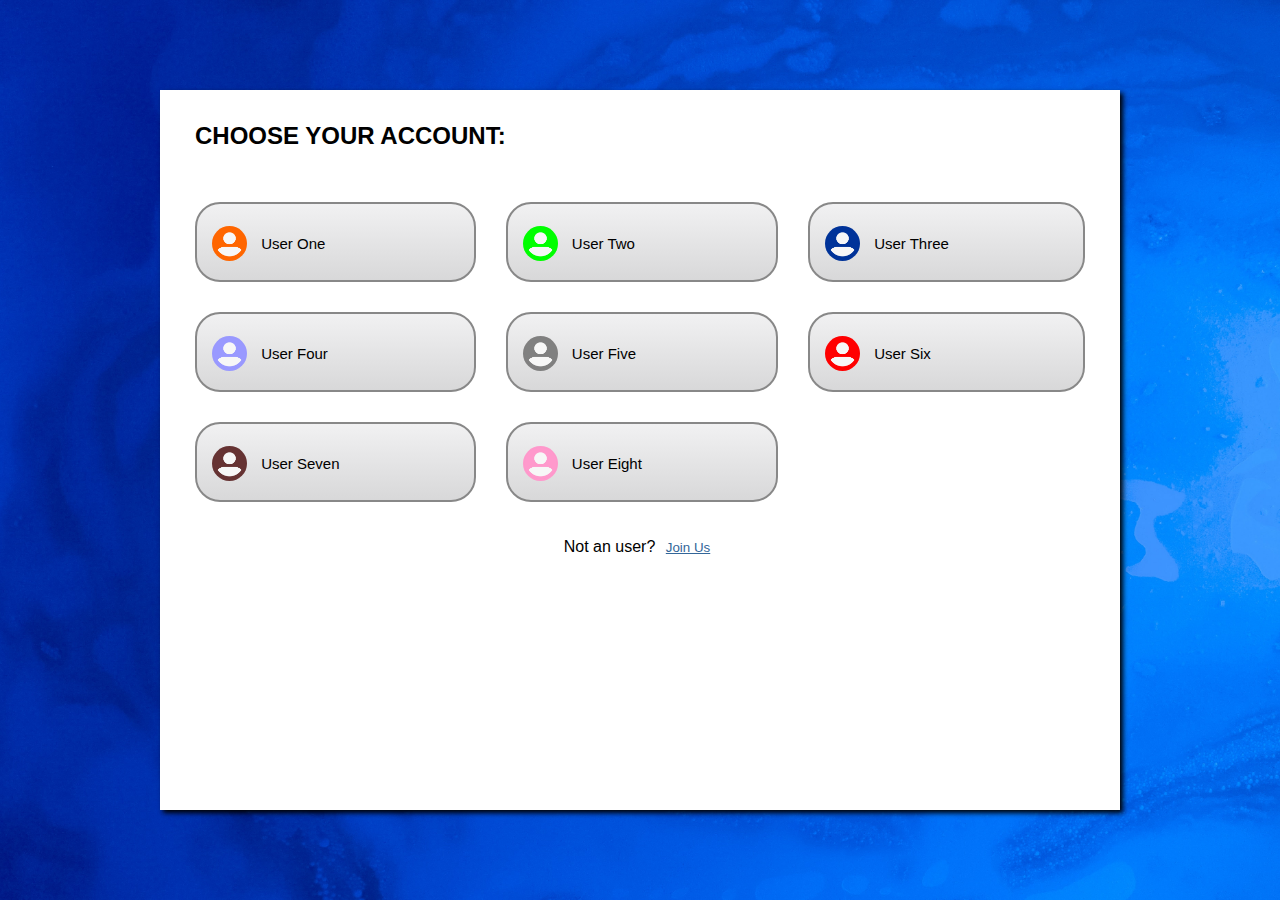
<file: accounts.html>
<!DOCTYPE html>
<html>
<head>
    <meta http-equiv="Content-Type" content="text/html; charset=utf-8" />
    <meta name="viewport" content="width=device-width,initial-scale=1" />
    <link rel="stylesheet" href="css/style.css" />
    <title>Accounts - Our Space</title>
</head>
<body class="accounts">

    <header>
    </header>

    <section class="main-cont">
        <div class="inner-cont">
            <h4>CHOOSE YOUR ACCOUNT:</h4>
            <div class="accounts-list">
                <a href="#user-one" class="prof">
                    <img src="img/user-1.png" alt="User One" class="dp" />
                    <span class="name">User One</span>
                </a>
                <a href="#user-two" class="prof">
                    <img src="img/user-2.png" alt="User Two" class="dp" />
                    <span class="name">User Two</span>
                </a>
                <a href="#user-three" class="prof">
                    <img src="img/user-3.png" alt="User Three" class="dp" />
                    <span class="name">User Three</span>
                </a>
                <a href="#user-four" class="prof">
                    <img src="img/user-4.png" alt="User Four" class="dp" />
                    <span class="name">User Four</span>
                </a>
                <a href="#user-five" class="prof">
                    <img src="img/user-5.png" alt="User Five" class="dp" />
                    <span class="name">User Five</span>
                </a>
                <a href="#user-six" class="prof">
                    <img src="img/user-6.png" alt="User Six" class="dp" />
                    <span class="name">User Six</span>
                </a>
                <a href="user.html" class="prof">
                    <img src="img/user-7.png" alt="User Seven" class="dp" />
                    <span class="name">User Seven</span>
                </a>
                <a href="#user-eight" class="prof">
                    <img src="img/user-8.png" alt="User Eight" class="dp" />
                    <span class="name">User Eight</span>
                </a>
            </div>
            <p>Not an user? <button class="register" onclick="openForm()">Join Us</button></p>
            <div class="form-popup" id="regform">
                <form class="form-container">
                    <h4>Register</h4>
                    <label for="name">Name</label>
                    <input type="text" placeholder="Full Name" name="name" required />
                    <label for="email">Email</label>
                    <input type="email" placeholder="Email" name="email" required />
                    <label for="pwd">Password</label>
                    <input type="password" placeholder="Password" name="pwd" required />
                    <label for="pwd-confirm">Confirm Password</label>
                    <input type="password" placeholder="Confirm Password" name="pwd-confirm" required />
                    <button type="submit">Join</button>
                    <button type="button" class="cancel" onclick="closeForm()">Cancel</button>
                </form>
            </div>
        </div>
    </section>

<script>
function openForm() {
  document.getElementById("regform").style.display = "block";
}

function closeForm() {
  document.getElementById("regform").style.display = "none";
}
</script>

</body>
</html>
</file>
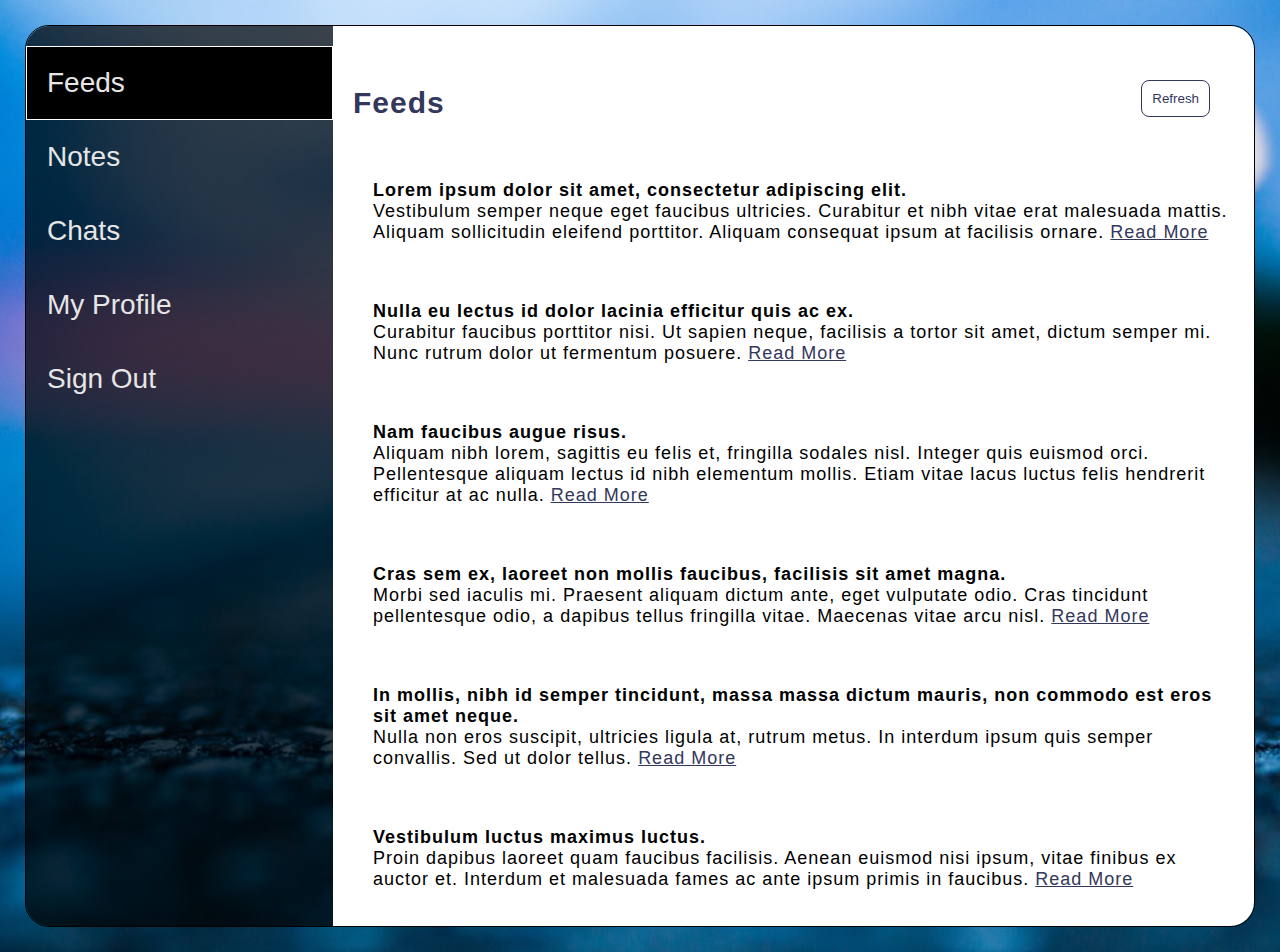
<file: user-seven.html>
<!DOCTYPE html>
<html>
<head>
    <meta http-equiv="Content-Type" content="text/html; charset=utf-8" />
    <meta name="viewport" content="width=device-width,initial-scale=1" />
    <link rel="stylesheet" href="css/three-dots.css" />
    <link rel="stylesheet" href="css/user-style.css" />
    <title>User Account</title>
</head>
<body>

    <section id="sec">

        <!-- SIDE NAVIGATION -->
        <div class="sidenav">
            <button class="navitem" onclick="openContent(event, 'feeds')" id="defaultOpen">Feeds</button>
            <button class="navitem" onclick="openContent(event, 'notes')">Notes</button>
            <button class="navitem" onclick="openContent(event, 'chats')">Chats</button>
            <button class="navitem" onclick="openContent(event, 'profile')">My Profile</button>
            <button class="navitem" onclick="signOut()">Sign Out</button>
        </div>

        <!-- NAVIGATION CONTENTS -->
        <!-- FEEDS -->
        <div class="navcontent" id="feeds">
            <button id="Btn_a">Refresh</button>  <!-- FUNC BUTTON -->
            <h4>Feeds</h4>
            <p><b>Lorem ipsum dolor sit amet, consectetur adipiscing elit.</b><br /> Vestibulum semper neque eget faucibus ultricies. Curabitur et nibh vitae erat malesuada mattis. Aliquam sollicitudin eleifend porttitor. Aliquam consequat ipsum at facilisis ornare. <a href="#">Read More</a></p>
            <p><b>Nulla eu lectus id dolor lacinia efficitur quis ac ex.</b><br /> Curabitur faucibus porttitor nisi. Ut sapien neque, facilisis a tortor sit amet, dictum semper mi. Nunc rutrum dolor ut fermentum posuere. <a href="#">Read More</a></p>
            <p><b>Nam faucibus augue risus.</b><br /> Aliquam nibh lorem, sagittis eu felis et, fringilla sodales nisl. Integer quis euismod orci. Pellentesque aliquam lectus id nibh elementum mollis. Etiam vitae lacus luctus felis hendrerit efficitur at ac nulla. <a href="#">Read More</a></p>
            <p><b>Cras sem ex, laoreet non mollis faucibus, facilisis sit amet magna.</b><br /> Morbi sed iaculis mi. Praesent aliquam dictum ante, eget vulputate odio. Cras tincidunt pellentesque odio, a dapibus tellus fringilla vitae. Maecenas vitae arcu nisl. <a href="#">Read More</a></p>
            <p><b>In mollis, nibh id semper tincidunt, massa massa dictum mauris, non commodo est eros sit amet neque.</b><br /> Nulla non eros suscipit, ultricies ligula at, rutrum metus. In interdum ipsum quis semper convallis. Sed ut dolor tellus. <a href="#">Read More</a></p>
            <p><b>Vestibulum luctus maximus luctus.</b><br /> Proin dapibus laoreet quam faucibus facilisis. Aenean euismod nisi ipsum, vitae finibus ex auctor et. Interdum et malesuada fames ac ante ipsum primis in faucibus. <a href="#">Read More</a></p>
            <p><b>Nam tristique metus sit amet enim consequat lacinia.</b><br /> Sed ac nulla imperdiet, accumsan urna eget, finibus arcu. Sed nibh nibh, laoreet vel pretium eget, interdum et urna. Sed tempor orci quis urna pellentesque, a euismod sapien mattis. <a href="#">Read More</a></p>
        </div>

        <!-- NOTES -->
        <div class="navcontent" id="notes">
            <button onclick="openForm()" id="Btn_b">Create Note</button>  <!-- FUNC BUTTON -->
            <div class="form-popup" id="regform">
                <form class="form-container">
                    <h4>Create New Note</h4>
                    <textarea type="text" rows="4" cols="40" placeholder="Start typing..." required></textarea>
                    <button type="submit">Create</button>
                    <button type="button" class="cancel" onclick="closeForm()">Cancel</button>
                </form>
            </div>
            <h4>Notes</h4>
            <p>Nam in tellus dui. In hac habitasse platea dictumst.</p>
            <p>Ut vehicula feugiat auctor.</p>
            <p>Etiam egestas, nibh vitae congue sagittis, ex diam dictum mi, eget tempor massa tortor vitae metus.</p>
            <p>Cras nec sem semper, porta ligula non, dignissim velit.</p>
            <p>Maecenas vitae justo at lorem consequat tristique vel a erat.</p>
        </div>

        <!-- CHATS -->
        <div class="navcontent" id="chats">
            <button onclick="composeTo()" id="Btn_c">Compose New</button>  <!-- FUNC BUTTON -->
            <div class="dropdown" id="dropdwn">
                <table>
                    <tr>
                        <th>To:</th>
                    </tr>
                    <tr>
                        <td><img src="img/user-8.png" /></td>
                        <td>User Eight</td>
                    </tr>
                    <tr>
                        <td><img src="img/user-5.png" /></td>
                        <td>User Five</td>
                    </tr>
                    <tr>
                        <td><img src="img/user-4.png" /></td>
                        <td>User Four</td>
                    </tr>
                    <tr>
                        <td><img src="img/user-1.png" /></td>
                        <td>User One</td>
                    </tr>
                    <tr>
                        <td><img src="img/user-6.png" /></td>
                        <td>User Six</td>
                    </tr>
                    <tr>
                        <td><img src="img/user-3.png" /></td>
                        <td>User Three</td>
                    </tr>
                    <tr>
                        <td><img src="img/user-2.png" /></td>
                        <td>User Two</td>
                    </tr>
                </table>
            </div>
            <h4>Chats</h4>
            <div class="conversation">
                <div><img src="img/user-5.png" alt="user dp" /></div>
                <div class="chatname"><span>User Five</span><br /><small>Sure</small></div>
            </div>
            <div class="conversation">
                <div><img src="img/user-8.png" alt="user dp" /></div>
                <div class="chatname"><span>User Eight</span><br /><small>Good morning</small></div>
            </div>
            <div class="conversation">
                <div><img src="img/user-2.png" alt="user dp" /></div>
                <div class="chatname"><span>User Two</span><br /><small>See you in office tomorrow</small></div>
            </div>
            <div class="conversation">
                <div><img src="img/user-3.png" alt="user dp" /></div>
                <div class="chatname"><span>User Three</span><br /><small>Can you send me soft copies please</small></div>
            </div>
            <div class="conversation">
                <div><img src="img/user-6.png" alt="user dp" /></div>
                <div class="chatname"><span>User Six</span><br /><small>I'll be right back</small></div>
            </div>
            <div class="conversation">
                <div><img src="img/user-1.png" alt="user dp" /></div>
                <div class="chatname"><span>User One</span><br /><small>Ok bye</small></div>
            </div>
        </div>

        <!-- PROFILE -->
        <div class="navcontent" id="profile">
            <button id="Btn_d">Edit</button>  <!-- FUNC BUTTON -->
            <h4>My Profile</h4>
            <img src="img/user-7.png" width="100px" height="100px" alt="user seven" />
            <p><span>User Seven</span><br />Authority of the user</p>
            <table>
                <tr>
                    <td>Male</td>
                    <td>22/03/1996</td>
                    <td>Kolkata, India</td>
                </tr>
                <tr>
                    <td>+91 9876543210</td>
                    <td>seven.user@example.com</td>
                </tr>
            </table>
            <p>This is some text about the user. This is some more text about the user. Some more text about the user.</p>
        </div>
        <!-- END OF NAVIGATION CONTENTS -->

    </section>

    <!-- SIGNOUT ANIMATION -->
    <section class="out" id="field3">
        <div id="field2">
            <div class="dot-spin"></div>
            <p>Signing out</p>
        </div>
    </section>

    <script src="js/script.js"></script>

</body>
</html>
</file>
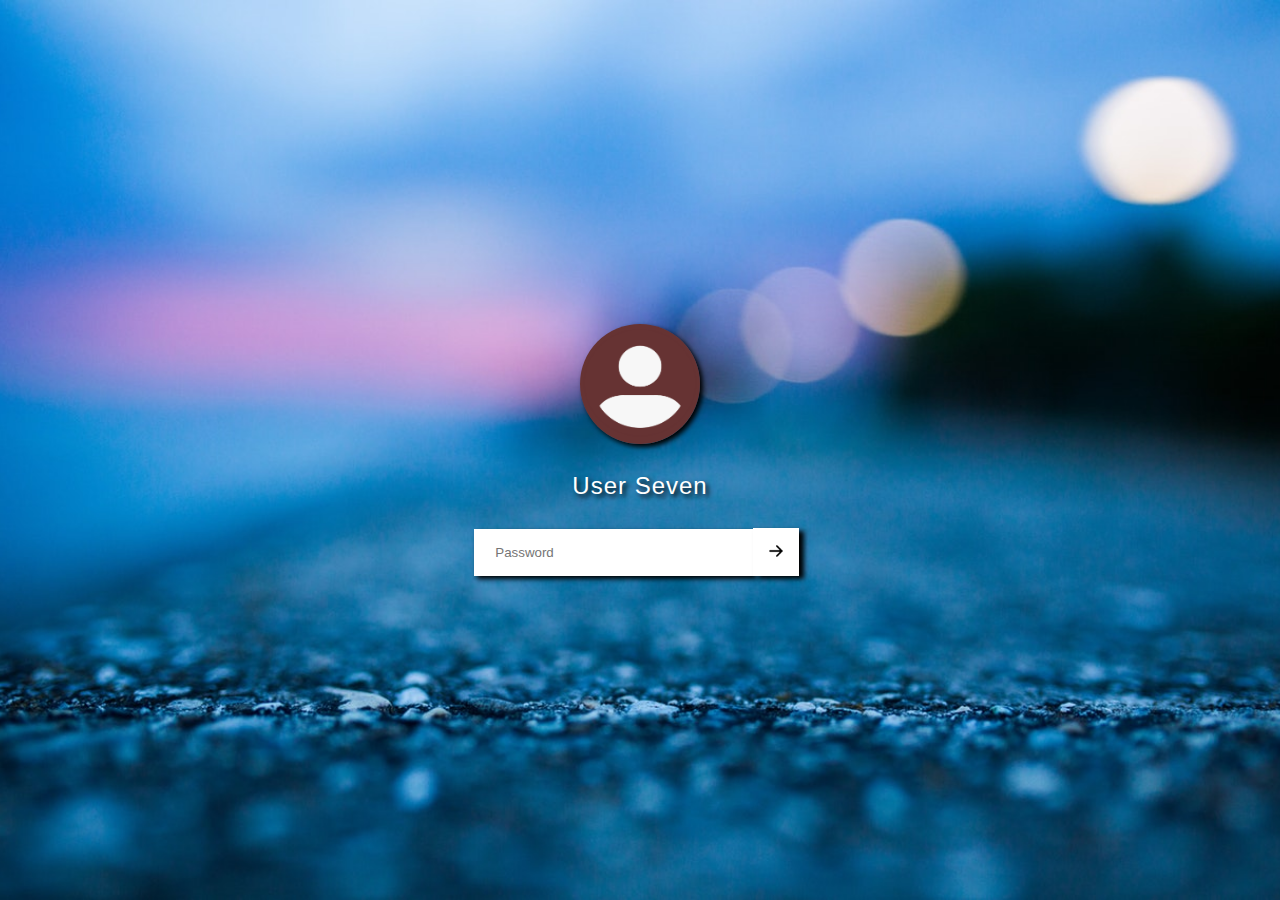
<file: user.html>
<!DOCTYPE html>
<html>
<head>
    <meta http-equiv="Content-Type" content="text/html; charset=utf-8" />
    <meta name="viewport" content="width=device-width,initial-scale=1" />
    <link rel="stylesheet" href="css/three-dots.css" />
    <link rel="stylesheet" href="css/style.css" />
    <title>User  - Our Space</title>
</head>
<body class="user">

    <section class="main-cont">
        <div class="inner-cont">
            <div id="field1">
                <img src="img/user-7.png" alt="User Seven" class="avatar" />
                <p class="username">User Seven</p>
                <div class="in-fld-cont">
                    <input type="password" placeholder="Password" id="pwd" />
                    <button onclick="btn()"><img src="img/arrow-right.png" width="20px" height="20px" /></button>
                </div>
                <p id="alert">Please Enter Password!</p>
            </div>
        </div>

        <!-- LOGIN ANIMATION  -->
        <div id="field2">
            <div class="dot-spin"></div>
            <p>Logging in</p>
        </div>
    </section>

    <script src="js/script.js"></script>

</body>
</html>
</file>
<file: css/style.css>
@import url('https://fonts.googleapis.com/css2?family=Kaushan+Script&display=swap');

* {
    box-sizing: border-box;
    font-family: "Trebuchet MS", Helvetica, sans-serif;
}
a {
    text-decoration: none;
}
body { 
    margin: 0;
}

.main-cont {
    width: 100%;
    height: 100vh;
}
.inner-cont {
    position: absolute;
    width: 100%;
    top: 50%;
    left: 50%;
    transform: translate(-50%, -50%);
    text-align: center;
}


/*  STYLES FOR INDEX.HTML AND ABOUT.HTML  */

.main-pg {
    background: #ccc url("../img/bg-1.jpg") no-repeat center;
    background-size: cover;
}
.main-pg header {
    overflow: hidden;
    padding: 20px 10px;
}
.main-pg header a.logo {
    font-weight: 600;
    color: #84bebf;
    font-size: 24px;
    font-family: 'Kaushan Script', cursive;
}
.main-pg nav {
    float: right;
    font-size: 18px;
}
.main-pg header a {
    float: left;
    text-align: center;
    padding: 12px;
    line-height: 25px;
    border-radius: 4px;
    color: #f1f1f2;
    text-shadow: 3px 3px 5px #000;
}
.main-pg nav a:hover, .main-pg nav a:visited, .main-pg nav a:active {
    text-decoration: underline;
}
p.welcome, p.desc {
    font-size: 48px;
    color: #f1f1f2;
    text-shadow: 3px 3px 5px #000;
}
a.continue {
    font-size: 15px;
    color: #f1f1f2;
    background-color: #ff6600;
    border: 2px solid #f1f1f2;
    border-radius: 25px;
    padding: 15px 45px;
    box-shadow: 3px 3px 5px #000;
}
a.continue:hover {
    background-color: #84bebf;
}
a.continue:active, a.continue:visited {
    background-color: transparent;
}
footer {
    text-align: right;
    padding: 10px;
}
footer small {
    color: #f1f1f2;
    font-size: 12px;
    letter-spacing: 1px;
}


/*  STYLES FOR ACCOUNTS.HTML  */

.accounts {
    background: #02609E url("../img/bg-2.jpg") no-repeat center;
    background-size: cover;
}
.accounts .inner-cont {
    width: 75%;
    height: 80vh;
    background-color: #fff;
    box-shadow: 3px 3px 5px #000;
}
.accounts h4 {
    text-align: left;
    font-size: 24px;
    margin-left: 35px;
}
.accounts-list {
    padding: 20px 35px;
    display: grid;
    grid-template-columns: auto auto auto;
    grid-gap: 30px;
}
a.prof {
    display: block;
    padding: 22px 15px;
    background-color: #f1f1f2;
    background: -moz-linear-gradient(top, #f1f1f2 0%, #d8d8d9 100%); 
    background: -webkit-gradient(linear, left top, left bottom, color-stop(0%,#f1f1f2), color-stop(100%,#d8d8d9)); 
    background: -webkit-linear-gradient(top, #f1f1f2 0%, #d8d8d9 100%); 
    background: -o-linear-gradient(top, #f1f1f2 0%,#d8d8d9 100%);
    background: -ms-linear-gradient(top, #f1f1f2 0%,#d8d8d9 100%); 
    background: linear-gradient(top, #f1f1f2 0%,#d8d8d9 100%);
    color: #000;
    border: 2px solid #888;
    border-radius: 25px;
    text-align: left;
    font-size: 15px;
    height: 80px;
}
a.prof:hover {
    border: 2px solid #00ffff;
}
img.dp {
    border-radius: 50%;
    width: 35px;
    height: 35px;
    margin-right: 10px;
}
img.dp, span.name {
    display: inline-block;
    vertical-align: middle;
}
.accounts button.register {
    background: none;
    border: none;
    cursor: pointer;
    color: #336699;
    text-decoration: underline;
}
.accounts button.register:hover {
    color: #00ffff;
}
.form-popup {
    display: none;
    position: absolute;
    bottom:  -8%;
    right: 35%;
    border: 3px solid #f1f1f1;
    z-index: 9;
    box-shadow: 3px 3px 5px #000;
    transition: 0.3s;
}
.form-popup h4 {
    margin-left: 0;
    text-align: center;
}
.form-container {
    max-width: 400px;
    padding: 10px;
    background-color: white;
    text-align: left;
}
.form-container input {
    width: 100%;
    padding: 15px;
    margin: 5px 0 22px 0;
    border: 1px solid #ddd;
    background-color: #ddd;
    color: #999;
}
.form-container input:hover {
    background-color: #fff;
}
.form-container input:focus {
    color: #555;
    border: 1px solid #555;
}
.form-container button {
    background-color: #336699;
    color: #fff;
    padding: 16px 20px;
    border: none;
    cursor: pointer;
    width: 100%;
    margin-bottom:10px;
}
.form-container .cancel {
    border: 1px solid #336699;
    background-color: #fff;
    color: #336699;
}


/*  STYLES FOR USER.HTML  */

.user {
    background: #02609E url("../img/bg-3.jpg") no-repeat center;
    background-size: cover;
    letter-spacing: 1px;
}
img.avatar {
    width: 120px;
    height: 120px;
    border-radius: 50%;
    box-shadow: 3px 3px 5px #000;
}
.user p.username {
    font-size: 24px;
    text-shadow: 3px 3px 5px #000;
    color: #fff;
}
.in-fld-cont {
    display: inline-block;
}
.in-fld-cont input, .in-fld-cont button {
    color: #000;
    background-color: #fff;
    border: 1px solid #fff;
}
.in-fld-cont input {
    padding: 15px 20px;
    width: 280px;
    box-shadow: 3px 3px 5px #000;
}
.in-fld-cont input:focus {
    color: #999;
    background-color: #000;
}
.in-fld-cont button {
    padding: 12px 12px 11px 12px;
    position: relative;
    right: 0.5em;
    top: 0.3em;
    z-index: 1;
    box-shadow: 5px 3px 5px #000;
}
.in-fld-cont button:hover {
    background-color: #ddd;
}
#alert {
    display: none;
    text-shadow: 3px 3px 5px #000;
    color: #fff;
    font-size: 15px;
}
#field2 {
    display: none;
    position: absolute;
    top: 50%;
    left: 50%;
    transform: translate(-50%, -50%);
    align-items: center;
}
#field2 p {
    position: absolute;
    z-index: 9;
    width: 200px;
    top: 35px;
    left:  -50px;
    color: #fff;
    font-size: 22px;
    text-shadow: 3px 3px 5px #000;
}
</file>
<file: css/three-dots.css>
/*!
 * three-dots - v0.2.0
 * CSS loading animation made by single element.
 * https://nzbin.github.io/three-dots/
 *
 * Copyright (c) 2018 nzbin
 * Released under MIT License
 */
@charset "UTF-8";
/**
 * ==============================================
 * Dot Elastic
 * ==============================================
 */
.dot-elastic {
  position: relative;
  width: 10px;
  height: 10px;
  border-radius: 5px;
  background-color: #9880ff;
  color: #9880ff;
  animation: dot-elastic 1s infinite linear;
}

.dot-elastic::before, .dot-elastic::after {
  content: '';
  display: inline-block;
  position: absolute;
  top: 0;
}

.dot-elastic::before {
  left: -15px;
  width: 10px;
  height: 10px;
  border-radius: 5px;
  background-color: #9880ff;
  color: #9880ff;
  animation: dot-elastic-before 1s infinite linear;
}

.dot-elastic::after {
  left: 15px;
  width: 10px;
  height: 10px;
  border-radius: 5px;
  background-color: #9880ff;
  color: #9880ff;
  animation: dot-elastic-after 1s infinite linear;
}

@keyframes dot-elastic-before {
  0% {
    transform: scale(1, 1);
  }
  25% {
    transform: scale(1, 1.5);
  }
  50% {
    transform: scale(1, 0.67);
  }
  75% {
    transform: scale(1, 1);
  }
  100% {
    transform: scale(1, 1);
  }
}

@keyframes dot-elastic {
  0% {
    transform: scale(1, 1);
  }
  25% {
    transform: scale(1, 1);
  }
  50% {
    transform: scale(1, 1.5);
  }
  75% {
    transform: scale(1, 1);
  }
  100% {
    transform: scale(1, 1);
  }
}

@keyframes dot-elastic-after {
  0% {
    transform: scale(1, 1);
  }
  25% {
    transform: scale(1, 1);
  }
  50% {
    transform: scale(1, 0.67);
  }
  75% {
    transform: scale(1, 1.5);
  }
  100% {
    transform: scale(1, 1);
  }
}

/**
 * ==============================================
 * Dot Pulse
 * ==============================================
 */
.dot-pulse {
  position: relative;
  left: -9999px;
  width: 10px;
  height: 10px;
  border-radius: 5px;
  background-color: #9880ff;
  color: #9880ff;
  box-shadow: 9999px 0 0 -5px #9880ff;
  animation: dot-pulse 1.5s infinite linear;
  animation-delay: .25s;
}

.dot-pulse::before, .dot-pulse::after {
  content: '';
  display: inline-block;
  position: absolute;
  top: 0;
  width: 10px;
  height: 10px;
  border-radius: 5px;
  background-color: #9880ff;
  color: #9880ff;
}

.dot-pulse::before {
  box-shadow: 9984px 0 0 -5px #9880ff;
  animation: dot-pulse-before 1.5s infinite linear;
  animation-delay: 0s;
}

.dot-pulse::after {
  box-shadow: 10014px 0 0 -5px #9880ff;
  animation: dot-pulse-after 1.5s infinite linear;
  animation-delay: .5s;
}

@keyframes dot-pulse-before {
  0% {
    box-shadow: 9984px 0 0 -5px #9880ff;
  }
  30% {
    box-shadow: 9984px 0 0 2px #9880ff;
  }
  60%,
  100% {
    box-shadow: 9984px 0 0 -5px #9880ff;
  }
}

@keyframes dot-pulse {
  0% {
    box-shadow: 9999px 0 0 -5px #9880ff;
  }
  30% {
    box-shadow: 9999px 0 0 2px #9880ff;
  }
  60%,
  100% {
    box-shadow: 9999px 0 0 -5px #9880ff;
  }
}

@keyframes dot-pulse-after {
  0% {
    box-shadow: 10014px 0 0 -5px #9880ff;
  }
  30% {
    box-shadow: 10014px 0 0 2px #9880ff;
  }
  60%,
  100% {
    box-shadow: 10014px 0 0 -5px #9880ff;
  }
}

/**
 * ==============================================
 * Dot Flashing
 * ==============================================
 */
.dot-flashing {
  position: relative;
  width: 10px;
  height: 10px;
  border-radius: 5px;
  background-color: #9880ff;
  color: #9880ff;
  animation: dot-flashing 1s infinite linear alternate;
  animation-delay: .5s;
}

.dot-flashing::before, .dot-flashing::after {
  content: '';
  display: inline-block;
  position: absolute;
  top: 0;
}

.dot-flashing::before {
  left: -15px;
  width: 10px;
  height: 10px;
  border-radius: 5px;
  background-color: #9880ff;
  color: #9880ff;
  animation: dot-flashing 1s infinite alternate;
  animation-delay: 0s;
}

.dot-flashing::after {
  left: 15px;
  width: 10px;
  height: 10px;
  border-radius: 5px;
  background-color: #9880ff;
  color: #9880ff;
  animation: dot-flashing 1s infinite alternate;
  animation-delay: 1s;
}

@keyframes dot-flashing {
  0% {
    background-color: #9880ff;
  }
  50%,
  100% {
    background-color: #ebe6ff;
  }
}

/**
 * ==============================================
 * Dot Collision
 * ==============================================
 */
.dot-collision {
  position: relative;
  width: 10px;
  height: 10px;
  border-radius: 5px;
  background-color: #9880ff;
  color: #9880ff;
}

.dot-collision::before, .dot-collision::after {
  content: '';
  display: inline-block;
  position: absolute;
  top: 0;
}

.dot-collision::before {
  left: -10px;
  width: 10px;
  height: 10px;
  border-radius: 5px;
  background-color: #9880ff;
  color: #9880ff;
  animation: dot-collision-before 2s infinite ease-in;
}

.dot-collision::after {
  left: 10px;
  width: 10px;
  height: 10px;
  border-radius: 5px;
  background-color: #9880ff;
  color: #9880ff;
  animation: dot-collision-after 2s infinite ease-in;
  animation-delay: 1s;
}

@keyframes dot-collision-before {
  0%,
  50%,
  75%,
  100% {
    transform: translateX(0);
  }
  25% {
    transform: translateX(-15px);
  }
}

@keyframes dot-collision-after {
  0%,
  50%,
  75%,
  100% {
    transform: translateX(0);
  }
  25% {
    transform: translateX(15px);
  }
}

/**
 * ==============================================
 * Dot Revolution
 * ==============================================
 */
.dot-revolution {
  position: relative;
  width: 10px;
  height: 10px;
  border-radius: 5px;
  background-color: #9880ff;
  color: #9880ff;
}

.dot-revolution::before, .dot-revolution::after {
  content: '';
  display: inline-block;
  position: absolute;
}

.dot-revolution::before {
  left: 0;
  top: -15px;
  width: 10px;
  height: 10px;
  border-radius: 5px;
  background-color: #9880ff;
  color: #9880ff;
  transform-origin: 5px 20px;
  animation: dot-revolution 1.4s linear infinite;
}

.dot-revolution::after {
  left: 0;
  top: -30px;
  width: 10px;
  height: 10px;
  border-radius: 5px;
  background-color: #9880ff;
  color: #9880ff;
  transform-origin: 5px 35px;
  animation: dot-revolution 1s linear infinite;
}

@keyframes dot-revolution {
  0% {
    transform: rotateZ(0deg) translate3d(0, 0, 0);
  }
  100% {
    transform: rotateZ(360deg) translate3d(0, 0, 0);
  }
}

/**
 * ==============================================
 * Dot Carousel
 * ==============================================
 */
.dot-carousel {
  position: relative;
  left: -9999px;
  width: 10px;
  height: 10px;
  border-radius: 5px;
  background-color: #9880ff;
  color: #9880ff;
  box-shadow: 9984px 0 0 0 #9880ff, 9999px 0 0 0 #9880ff, 10014px 0 0 0 #9880ff;
  animation: dot-carousel 1.5s infinite linear;
}

@keyframes dot-carousel {
  0% {
    box-shadow: 9984px 0 0 -1px #9880ff, 9999px 0 0 1px #9880ff, 10014px 0 0 -1px #9880ff;
  }
  50% {
    box-shadow: 10014px 0 0 -1px #9880ff, 9984px 0 0 -1px #9880ff, 9999px 0 0 1px #9880ff;
  }
  100% {
    box-shadow: 9999px 0 0 1px #9880ff, 10014px 0 0 -1px #9880ff, 9984px 0 0 -1px #9880ff;
  }
}

/**
 * ==============================================
 * Dot Typing
 * ==============================================
 */
.dot-typing {
  position: relative;
  left: -9999px;
  width: 10px;
  height: 10px;
  border-radius: 5px;
  background-color: #9880ff;
  color: #9880ff;
  box-shadow: 9984px 0 0 0 #9880ff, 9999px 0 0 0 #9880ff, 10014px 0 0 0 #9880ff;
  animation: dot-typing 1.5s infinite linear;
}

@keyframes dot-typing {
  0% {
    box-shadow: 9984px 0 0 0 #9880ff, 9999px 0 0 0 #9880ff, 10014px 0 0 0 #9880ff;
  }
  16.667% {
    box-shadow: 9984px -10px 0 0 #9880ff, 9999px 0 0 0 #9880ff, 10014px 0 0 0 #9880ff;
  }
  33.333% {
    box-shadow: 9984px 0 0 0 #9880ff, 9999px 0 0 0 #9880ff, 10014px 0 0 0 #9880ff;
  }
  50% {
    box-shadow: 9984px 0 0 0 #9880ff, 9999px -10px 0 0 #9880ff, 10014px 0 0 0 #9880ff;
  }
  66.667% {
    box-shadow: 9984px 0 0 0 #9880ff, 9999px 0 0 0 #9880ff, 10014px 0 0 0 #9880ff;
  }
  83.333% {
    box-shadow: 9984px 0 0 0 #9880ff, 9999px 0 0 0 #9880ff, 10014px -10px 0 0 #9880ff;
  }
  100% {
    box-shadow: 9984px 0 0 0 #9880ff, 9999px 0 0 0 #9880ff, 10014px 0 0 0 #9880ff;
  }
}

/**
 * ==============================================
 * Dot Windmill
 * ==============================================
 */
.dot-windmill {
  position: relative;
  top: -10px;
  width: 10px;
  height: 10px;
  border-radius: 5px;
  background-color: #9880ff;
  color: #9880ff;
  transform-origin: 5px 15px;
  animation: dot-windmill 2s infinite linear;
}

.dot-windmill::before, .dot-windmill::after {
  content: '';
  display: inline-block;
  position: absolute;
}

.dot-windmill::before {
  left: -8.66px;
  top: 15px;
  width: 10px;
  height: 10px;
  border-radius: 5px;
  background-color: #9880ff;
  color: #9880ff;
}

.dot-windmill::after {
  left: 8.66px;
  top: 15px;
  width: 10px;
  height: 10px;
  border-radius: 5px;
  background-color: #9880ff;
  color: #9880ff;
}

@keyframes dot-windmill {
  0% {
    transform: rotateZ(0deg) translate3d(0, 0, 0);
  }
  100% {
    transform: rotateZ(720deg) translate3d(0, 0, 0);
  }
}

/**
 * ==============================================
 * Dot Bricks
 * ==============================================
 */
.dot-bricks {
  position: relative;
  top: 8px;
  left: -9999px;
  width: 10px;
  height: 10px;
  border-radius: 5px;
  background-color: #9880ff;
  color: #9880ff;
  box-shadow: 9991px -16px 0 0 #9880ff, 9991px 0 0 0 #9880ff, 10007px 0 0 0 #9880ff;
  animation: dot-bricks 2s infinite ease;
}

@keyframes dot-bricks {
  0% {
    box-shadow: 9991px -16px 0 0 #9880ff, 9991px 0 0 0 #9880ff, 10007px 0 0 0 #9880ff;
  }
  8.333% {
    box-shadow: 10007px -16px 0 0 #9880ff, 9991px 0 0 0 #9880ff, 10007px 0 0 0 #9880ff;
  }
  16.667% {
    box-shadow: 10007px -16px 0 0 #9880ff, 9991px -16px 0 0 #9880ff, 10007px 0 0 0 #9880ff;
  }
  25% {
    box-shadow: 10007px -16px 0 0 #9880ff, 9991px -16px 0 0 #9880ff, 9991px 0 0 0 #9880ff;
  }
  33.333% {
    box-shadow: 10007px 0 0 0 #9880ff, 9991px -16px 0 0 #9880ff, 9991px 0 0 0 #9880ff;
  }
  41.667% {
    box-shadow: 10007px 0 0 0 #9880ff, 10007px -16px 0 0 #9880ff, 9991px 0 0 0 #9880ff;
  }
  50% {
    box-shadow: 10007px 0 0 0 #9880ff, 10007px -16px 0 0 #9880ff, 9991px -16px 0 0 #9880ff;
  }
  58.333% {
    box-shadow: 9991px 0 0 0 #9880ff, 10007px -16px 0 0 #9880ff, 9991px -16px 0 0 #9880ff;
  }
  66.666% {
    box-shadow: 9991px 0 0 0 #9880ff, 10007px 0 0 0 #9880ff, 9991px -16px 0 0 #9880ff;
  }
  75% {
    box-shadow: 9991px 0 0 0 #9880ff, 10007px 0 0 0 #9880ff, 10007px -16px 0 0 #9880ff;
  }
  83.333% {
    box-shadow: 9991px -16px 0 0 #9880ff, 10007px 0 0 0 #9880ff, 10007px -16px 0 0 #9880ff;
  }
  91.667% {
    box-shadow: 9991px -16px 0 0 #9880ff, 9991px 0 0 0 #9880ff, 10007px -16px 0 0 #9880ff;
  }
  100% {
    box-shadow: 9991px -16px 0 0 #9880ff, 9991px 0 0 0 #9880ff, 10007px 0 0 0 #9880ff;
  }
}

/**
 * ==============================================
 * Dot Floating
 * ==============================================
 */
.dot-floating {
  position: relative;
  width: 10px;
  height: 10px;
  border-radius: 5px;
  background-color: #9880ff;
  color: #9880ff;
  animation: dot-floating 3s infinite cubic-bezier(0.15, 0.6, 0.9, 0.1);
}

.dot-floating::before, .dot-floating::after {
  content: '';
  display: inline-block;
  position: absolute;
  top: 0;
}

.dot-floating::before {
  left: -12px;
  width: 10px;
  height: 10px;
  border-radius: 5px;
  background-color: #9880ff;
  color: #9880ff;
  animation: dot-floating-before 3s infinite ease-in-out;
}

.dot-floating::after {
  left: -24px;
  width: 10px;
  height: 10px;
  border-radius: 5px;
  background-color: #9880ff;
  color: #9880ff;
  animation: dot-floating-after 3s infinite cubic-bezier(0.4, 0, 1, 1);
}

@keyframes dot-floating {
  0% {
    left: calc(-50% - 5px);
  }
  75% {
    left: calc(50% + 105px);
  }
  100% {
    left: calc(50% + 105px);
  }
}

@keyframes dot-floating-before {
  0% {
    left: -50px;
  }
  50% {
    left: -12px;
  }
  75% {
    left: -50px;
  }
  100% {
    left: -50px;
  }
}

@keyframes dot-floating-after {
  0% {
    left: -100px;
  }
  50% {
    left: -24px;
  }
  75% {
    left: -100px;
  }
  100% {
    left: -100px;
  }
}

/**
 * ==============================================
 * Dot Fire
 * ==============================================
 */
.dot-fire {
  position: relative;
  left: -9999px;
  width: 10px;
  height: 10px;
  border-radius: 5px;
  background-color: #9880ff;
  color: #9880ff;
  box-shadow: 9999px 22.5px 0 -5px #9880ff;
  animation: dot-fire 1.5s infinite linear;
  animation-delay: -.85s;
}

.dot-fire::before, .dot-fire::after {
  content: '';
  display: inline-block;
  position: absolute;
  top: 0;
  width: 10px;
  height: 10px;
  border-radius: 5px;
  background-color: #9880ff;
  color: #9880ff;
}

.dot-fire::before {
  box-shadow: 9999px 22.5px 0 -5px #9880ff;
  animation: dot-fire 1.5s infinite linear;
  animation-delay: -1.85s;
}

.dot-fire::after {
  box-shadow: 9999px 22.5px 0 -5px #9880ff;
  animation: dot-fire 1.5s infinite linear;
  animation-delay: -2.85s;
}

@keyframes dot-fire {
  1% {
    box-shadow: 9999px 22.5px 0 -5px #9880ff;
  }
  50% {
    box-shadow: 9999px -5.625px 0 2px #9880ff;
  }
  100% {
    box-shadow: 9999px -22.5px 0 -5px #9880ff;
  }
}

/**
 * ==============================================
 * Dot Spin
 * ==============================================
 */
.dot-spin {
  position: relative;
  width: 10px;
  height: 10px;
  border-radius: 5px;
  background-color: transparent;
  color: transparent;
  box-shadow: 0 -18px 0 0 #fff, 12.72984px -12.72984px 0 0 #fff, 18px 0 0 0 #fff, 12.72984px 12.72984px 0 0 rgba(255, 255, 255, 0), 0 18px 0 0 rgba(255, 255, 255, 0), -12.72984px 12.72984px 0 0 rgba(255, 255, 255, 0), -18px 0 0 0 rgba(255, 255, 255, 0), -12.72984px -12.72984px 0 0 rgba(255, 255, 255, 0);
  animation: dot-spin 1.5s infinite linear;
}

@keyframes dot-spin {
  0%,
  100% {
    box-shadow: 0 -18px 0 0 #fff, 12.72984px -12.72984px 0 0 #fff, 18px 0 0 0 #fff, 12.72984px 12.72984px 0 -5px rgba(255, 255, 255, 0), 0 18px 0 -5px rgba(255, 255, 255, 0), -12.72984px 12.72984px 0 -5px rgba(255, 255, 255, 0), -18px 0 0 -5px rgba(255, 255, 255, 0), -12.72984px -12.72984px 0 -5px rgba(255, 255, 255, 0);
  }
  12.5% {
    box-shadow: 0 -18px 0 -5px rgba(255, 255, 255, 0), 12.72984px -12.72984px 0 0 #fff, 18px 0 0 0 #fff, 12.72984px 12.72984px 0 0 #fff, 0 18px 0 -5px rgba(255, 255, 255, 0), -12.72984px 12.72984px 0 -5px rgba(255, 255, 255, 0), -18px 0 0 -5px rgba(255, 255, 255, 0), -12.72984px -12.72984px 0 -5px rgba(255, 255, 255, 0);
  }
  25% {
    box-shadow: 0 -18px 0 -5px rgba(255, 255, 255, 0), 12.72984px -12.72984px 0 -5px rgba(255, 255, 255, 0), 18px 0 0 0 #fff, 12.72984px 12.72984px 0 0 #fff, 0 18px 0 0 #fff, -12.72984px 12.72984px 0 -5px rgba(255, 255, 255, 0), -18px 0 0 -5px rgba(255, 255, 255, 0), -12.72984px -12.72984px 0 -5px rgba(255, 255, 255, 0);
  }
  37.5% {
    box-shadow: 0 -18px 0 -5px rgba(255, 255, 255, 0), 12.72984px -12.72984px 0 -5px rgba(255, 255, 255, 0), 18px 0 0 -5px rgba(255, 255, 255, 0), 12.72984px 12.72984px 0 0 #fff, 0 18px 0 0 #fff, -12.72984px 12.72984px 0 0 #fff, -18px 0 0 -5px rgba(255, 255, 255, 0), -12.72984px -12.72984px 0 -5px rgba(255, 255, 255, 0);
  }
  50% {
    box-shadow: 0 -18px 0 -5px rgba(255, 255, 255, 0), 12.72984px -12.72984px 0 -5px rgba(255, 255, 255, 0), 18px 0 0 -5px rgba(255, 255, 255, 0), 12.72984px 12.72984px 0 -5px rgba(255, 255, 255, 0), 0 18px 0 0 #fff, -12.72984px 12.72984px 0 0 #fff, -18px 0 0 0 #fff, -12.72984px -12.72984px 0 -5px rgba(255, 255, 255, 0);
  }
  62.5% {
    box-shadow: 0 -18px 0 -5px rgba(255, 255, 255, 0), 12.72984px -12.72984px 0 -5px rgba(255, 255, 255, 0), 18px 0 0 -5px rgba(255, 255, 255, 0), 12.72984px 12.72984px 0 -5px rgba(255, 255, 255, 0), 0 18px 0 -5px rgba(255, 255, 255, 0), -12.72984px 12.72984px 0 0 #fff, -18px 0 0 0 #fff, -12.72984px -12.72984px 0 0 #fff;
  }
  75% {
    box-shadow: 0 -18px 0 0 #fff, 12.72984px -12.72984px 0 -5px rgba(255, 255, 255, 0), 18px 0 0 -5px rgba(255, 255, 255, 0), 12.72984px 12.72984px 0 -5px rgba(255, 255, 255, 0), 0 18px 0 -5px rgba(255, 255, 255, 0), -12.72984px 12.72984px 0 -5px rgba(255, 255, 255, 0), -18px 0 0 0 #fff, -12.72984px -12.72984px 0 0 #fff;
  }
  87.5% {
    box-shadow: 0 -18px 0 0 #fff, 12.72984px -12.72984px 0 0 #fff, 18px 0 0 -5px rgba(255, 255, 255, 0), 12.72984px 12.72984px 0 -5px rgba(255, 255, 255, 0), 0 18px 0 -5px rgba(255, 255, 255, 0), -12.72984px 12.72984px 0 -5px rgba(255, 255, 255, 0), -18px 0 0 -5px rgba(255, 255, 255, 0), -12.72984px -12.72984px 0 0 #fff;
  }
}

/**
 * ==============================================
 * Dot Falling
 * ==============================================
 */
.dot-falling {
  position: relative;
  left: -9999px;
  width: 10px;
  height: 10px;
  border-radius: 5px;
  background-color: #9880ff;
  color: #9880ff;
  box-shadow: 9999px 0 0 0 #9880ff;
  animation: dot-falling 1s infinite linear;
  animation-delay: .1s;
}

.dot-falling::before, .dot-falling::after {
  content: '';
  display: inline-block;
  position: absolute;
  top: 0;
}

.dot-falling::before {
  width: 10px;
  height: 10px;
  border-radius: 5px;
  background-color: #9880ff;
  color: #9880ff;
  animation: dot-falling-before 1s infinite linear;
  animation-delay: 0s;
}

.dot-falling::after {
  width: 10px;
  height: 10px;
  border-radius: 5px;
  background-color: #9880ff;
  color: #9880ff;
  animation: dot-falling-after 1s infinite linear;
  animation-delay: .2s;
}

@keyframes dot-falling {
  0% {
    box-shadow: 9999px -15px 0 0 rgba(152, 128, 255, 0);
  }
  25%,
  50%,
  75% {
    box-shadow: 9999px 0 0 0 #9880ff;
  }
  100% {
    box-shadow: 9999px 15px 0 0 rgba(152, 128, 255, 0);
  }
}

@keyframes dot-falling-before {
  0% {
    box-shadow: 9984px -15px 0 0 rgba(152, 128, 255, 0);
  }
  25%,
  50%,
  75% {
    box-shadow: 9984px 0 0 0 #9880ff;
  }
  100% {
    box-shadow: 9984px 15px 0 0 rgba(152, 128, 255, 0);
  }
}

@keyframes dot-falling-after {
  0% {
    box-shadow: 10014px -15px 0 0 rgba(152, 128, 255, 0);
  }
  25%,
  50%,
  75% {
    box-shadow: 10014px 0 0 0 #9880ff;
  }
  100% {
    box-shadow: 10014px 15px 0 0 rgba(152, 128, 255, 0);
  }
}

/**
 * ==============================================
 * Dot Stretching
 * ==============================================
 */
.dot-stretching {
  position: relative;
  width: 10px;
  height: 10px;
  border-radius: 5px;
  background-color: #9880ff;
  color: #9880ff;
  transform: scale(1.25, 1.25);
  animation: dot-stretching 2s infinite ease-in;
}

.dot-stretching::before, .dot-stretching::after {
  content: '';
  display: inline-block;
  position: absolute;
  top: 0;
}

.dot-stretching::before {
  width: 10px;
  height: 10px;
  border-radius: 5px;
  background-color: #9880ff;
  color: #9880ff;
  animation: dot-stretching-before 2s infinite ease-in;
}

.dot-stretching::after {
  width: 10px;
  height: 10px;
  border-radius: 5px;
  background-color: #9880ff;
  color: #9880ff;
  animation: dot-stretching-after 2s infinite ease-in;
}

@keyframes dot-stretching {
  0% {
    transform: scale(1.25, 1.25);
  }
  50%,
  60% {
    transform: scale(0.8, 0.8);
  }
  100% {
    transform: scale(1.25, 1.25);
  }
}

@keyframes dot-stretching-before {
  0% {
    transform: translate(0) scale(0.7, 0.7);
  }
  50%,
  60% {
    transform: translate(-20px) scale(1, 1);
  }
  100% {
    transform: translate(0) scale(0.7, 0.7);
  }
}

@keyframes dot-stretching-after {
  0% {
    transform: translate(0) scale(0.7, 0.7);
  }
  50%,
  60% {
    transform: translate(20px) scale(1, 1);
  }
  100% {
    transform: translate(0) scale(0.7, 0.7);
  }
}

/**
 * ==============================================
 * Experiment: Gooey Effect
 * Dot Gathering
 * ==============================================
 */
.dot-gathering {
  position: relative;
  width: 12px;
  height: 12px;
  border-radius: 6px;
  background-color: black;
  color: transparent;
  margin: -1px 0;
  filter: blur(2px);
}

.dot-gathering::before, .dot-gathering::after {
  content: '';
  display: inline-block;
  position: absolute;
  top: 0;
  left: -50px;
  width: 12px;
  height: 12px;
  border-radius: 6px;
  background-color: black;
  color: transparent;
  opacity: 0;
  filter: blur(2px);
  animation: dot-gathering 2s infinite ease-in;
}

.dot-gathering::after {
  animation-delay: .5s;
}

@keyframes dot-gathering {
  0% {
    opacity: 0;
    transform: translateX(0);
  }
  35%,
  60% {
    opacity: 1;
    transform: translateX(50px);
  }
  100% {
    opacity: 0;
    transform: translateX(100px);
  }
}

/**
 * ==============================================
 * Experiment: Gooey Effect
 * Dot Hourglass
 * ==============================================
 */
.dot-hourglass {
  position: relative;
  top: -15px;
  width: 12px;
  height: 12px;
  border-radius: 6px;
  background-color: black;
  color: transparent;
  margin: -1px 0;
  filter: blur(2px);
  transform-origin: 5px 20px;
  animation: dot-hourglass 2.4s infinite ease-in-out;
  animation-delay: .6s;
}

.dot-hourglass::before, .dot-hourglass::after {
  content: '';
  display: inline-block;
  position: absolute;
  top: 0;
  left: 0;
  width: 12px;
  height: 12px;
  border-radius: 6px;
  background-color: black;
  color: transparent;
  filter: blur(2px);
}

.dot-hourglass::before {
  top: 30px;
}

.dot-hourglass::after {
  animation: dot-hourglass-after 2.4s infinite cubic-bezier(0.65, 0.05, 0.36, 1);
}

@keyframes dot-hourglass {
  0% {
    transform: rotateZ(0deg);
  }
  25% {
    transform: rotateZ(180deg);
  }
  50% {
    transform: rotateZ(180deg);
  }
  75% {
    transform: rotateZ(360deg);
  }
  100% {
    transform: rotateZ(360deg);
  }
}

@keyframes dot-hourglass-after {
  0% {
    transform: translateY(0);
  }
  25% {
    transform: translateY(30px);
  }
  50% {
    transform: translateY(30px);
  }
  75% {
    transform: translateY(0);
  }
  100% {
    transform: translateY(0);
  }
}

/**
 * ==============================================
 * Experiment: Gooey Effect
 * Dot Overtaking
 * ==============================================
 */
.dot-overtaking {
  position: relative;
  width: 12px;
  height: 12px;
  border-radius: 6px;
  background-color: transparent;
  color: black;
  margin: -1px 0;
  box-shadow: 0 -20px 0 0;
  filter: blur(2px);
  animation: dot-overtaking 2s infinite cubic-bezier(0.2, 0.6, 0.8, 0.2);
}

.dot-overtaking::before, .dot-overtaking::after {
  content: '';
  display: inline-block;
  position: absolute;
  top: 0;
  left: 0;
  width: 12px;
  height: 12px;
  border-radius: 6px;
  background-color: transparent;
  color: black;
  box-shadow: 0 -20px 0 0;
  filter: blur(2px);
}

.dot-overtaking::before {
  animation: dot-overtaking 2s infinite cubic-bezier(0.2, 0.6, 0.8, 0.2);
  animation-delay: .3s;
}

.dot-overtaking::after {
  animation: dot-overtaking 1.5s infinite cubic-bezier(0.2, 0.6, 0.8, 0.2);
  animation-delay: .6s;
}

@keyframes dot-overtaking {
  0% {
    transform: rotateZ(0deg);
  }
  100% {
    transform: rotateZ(360deg);
  }
}

/**
 * ==============================================
 * Experiment: Gooey Effect
 * Dot Shuttle
 * ==============================================
 */
.dot-shuttle {
  position: relative;
  left: -15px;
  width: 12px;
  height: 12px;
  border-radius: 6px;
  background-color: black;
  color: transparent;
  margin: -1px 0;
  filter: blur(2px);
}

.dot-shuttle::before, .dot-shuttle::after {
  content: '';
  display: inline-block;
  position: absolute;
  top: 0;
  width: 12px;
  height: 12px;
  border-radius: 6px;
  background-color: black;
  color: transparent;
  filter: blur(2px);
}

.dot-shuttle::before {
  left: 15px;
  animation: dot-shuttle 2s infinite ease-out;
}

.dot-shuttle::after {
  left: 30px;
}

@keyframes dot-shuttle {
  0%,
  50%,
  100% {
    transform: translateX(0);
  }
  25% {
    transform: translateX(-45px);
  }
  75% {
    transform: translateX(45px);
  }
}

/**
 * ==============================================
 * Experiment: Emoji
 * Dot Bouncing
 * ==============================================
 */
.dot-bouncing {
  position: relative;
  height: 10px;
  font-size: 10px;
}

.dot-bouncing::before {
  content: '⚽🏀🏐';
  display: inline-block;
  position: relative;
  animation: dot-bouncing 1s infinite;
}

@keyframes dot-bouncing {
  0% {
    top: -20px;
    animation-timing-function: ease-in;
  }
  34% {
    transform: scale(1, 1);
  }
  35% {
    top: 20px;
    animation-timing-function: ease-out;
    transform: scale(1.5, 0.5);
  }
  45% {
    transform: scale(1, 1);
  }
  90% {
    top: -20px;
  }
  100% {
    top: -20px;
  }
}

/**
 * ==============================================
 * Experiment: Emoji
 * Dot Rolling
 * ==============================================
 */
.dot-rolling {
  position: relative;
  height: 10px;
  font-size: 10px;
}

.dot-rolling::before {
  content: '⚽';
  display: inline-block;
  position: relative;
  transform: translateX(-25px);
  animation: dot-rolling 3s infinite;
}

@keyframes dot-rolling {
  0% {
    content: '⚽';
    transform: translateX(-25px) rotateZ(0deg);
  }
  16.667% {
    content: '⚽';
    transform: translateX(25px) rotateZ(720deg);
  }
  33.333% {
    content: '⚽';
    transform: translateX(-25px) rotateZ(0deg);
  }
  34.333% {
    content: '🏀';
    transform: translateX(-25px) rotateZ(0deg);
  }
  50% {
    content: '🏀';
    transform: translateX(25px) rotateZ(720deg);
  }
  66.667% {
    content: '🏀';
    transform: translateX(-25px) rotateZ(0deg);
  }
  67.667% {
    content: '🏐';
    transform: translateX(-25px) rotateZ(0deg);
  }
  83.333% {
    content: '🏐';
    transform: translateX(25px) rotateZ(720deg);
  }
  100% {
    content: '🏐';
    transform: translateX(-25px) rotateZ(0deg);
  }
}

/*# sourceMappingURL=three-dots.css.map */
</file>
<file: css/user-style.css>
* {
    box-sizing: border-box;
    font-family: Tahoma, Geneva, sans-serif;
}
a {
    text-decoration: none;
}

body { 
    margin: 0;
    background: #02609E url("../img/bg-3.jpg") no-repeat center;
    background-size: cover;
    letter-spacing: 1px;
}
section {
    margin: 25px;
    border: 1px solid #000;
    border-radius: 24px;
}
section:after {
    display: table;
    content: "";
    clear: both;
}


/* STYLES FOR SIDE NAVIGATION */

.sidenav {
    background-color: rgba(0, 0, 0, 0.7);
    width: 25%;
    border-radius: 24px 0 0 24px;
}
.sidenav, .navcontent {
    padding-top: 20px;
    float: left;
    height: 100vh;
}
button.navitem {
    background: none;
    display: block;
    width: 100%;
    border: 1px solid transparent;
    color: #e6e6e6;
    font-size: 28px;
    padding: 20px 20px;
    transition: 0.3s;
    text-align: left;
    cursor: pointer;
}
button.navitem:hover {
    background-color: #000;
}
button.navitem.active {
    background-color: #000;
    border: 1px solid #fff;
}


/* STYLES FOR NAVIGATION CONTENTS */

.navcontent {
    background-color: #fff;
    width: 75%;
    padding-left: 20px;
    overflow-y: scroll;
    border-radius: 0 24px 24px 0;
    scrollbar-width: none;    /* hide scrollbar in Firefox */
    -ms-overflow-style: none;
    transition: 0.3s;
    font-size: 18px;
}
.navcontent::-webkit-scrollbar {
    display: none;
}
.navcontent h4 {
    color: #33375c;
    font-size: 30px;
}


/* STYLES FOR FEEDS */

#feeds p {
    padding: 20px;
}
#feeds p a {
    color: #33375c;
    text-decoration: underline;
}
#feeds p a:hover {
    text-decoration: none;
}
#feeds p:hover {
    background-color: #eee;
    background: -moz-linear-gradient(top, #eee 0%, #ddd 100%); 
    background: -webkit-gradient(linear, left top, left bottom, color-stop(0%,#eee), color-stop(100%,#ddd)); 
    background: -webkit-linear-gradient(top, #eee 0%, #ddd 100%); 
    background: -o-linear-gradient(top, #eee 0%,#ddd 100%);
    background: -ms-linear-gradient(top, #eee 0%,#ddd 100%); 
    background: linear-gradient(top, #eee 0%,#ddd 100%);
    border-radius: 8px;
}


/* STYLES FOR NOTES */

.form-popup {
    display: none;
    position: absolute;
    top: 100px;
    right: 90px;
    border: 1px solid #cd7213;
    z-index: 9;
    box-shadow: 3px 3px 5px #000;
    transition: 0.3s;
}
.form-container {
    max-width: 400px;
    padding: 10px;
    background-color: #fff;
}
.form-popup h4 {
    margin-left: 0;
    text-align: center;
}
.form-container textarea {
    width: 100%;
    padding: 15px;
    margin: 5px 0 22px 0;
    border: 1px solid #cd7213;
    background-color: #fff;
    color: #999;
}
.form-container textarea:focus {
    color: #000;
    border: 1px solid #000;
}
.form-container button {
    background-color: #cd7213;
    color: #fff;
    padding: 16px 20px;
    border: none;
    cursor: pointer;
    width: 100%;
    margin-bottom:10px;
}
.form-container .cancel {
    border: 1px solid #cd7213;
    background-color: #fff;
    color: #cd7213;
}
#notes p {
    padding: 18px 20px;
    border-bottom: 1px dotted #555;
}
#notes p:hover {
    background-color: #fafad2;
    background: -moz-linear-gradient(top, #fafad2 0%, #e1e1bd 100%); 
    background: -webkit-gradient(linear, left top, left bottom, color-stop(0%,#fafad2), color-stop(100%,#e1e1bd)); 
    background: -webkit-linear-gradient(top, #fafad2 0%, #e1e1bd 100%); 
    background: -o-linear-gradient(top, #fafad2 0%,#e1e1bd 100%);
    background: -ms-linear-gradient(top, #fafad2 0%, #e1e1bd 100%); 
    background: linear-gradient(top, #fafad2 0%,#e1e1bd 100%);
    border-radius: 8px;
}


/* STYLES FOR CHATS */

.dropdown {
    display: none;
    width: 180px;
    border: 1px solid #9bb7ca;
    padding: 4px;
    background-color: #d0eaf0;
    position: absolute;
    top: 120px;
    right: 90px;
    z-index: 9;
    font-size: 16px;
    box-shadow: 3px 3px 5px #000;
    transition: 0.3s;
}
.dropdown table {
    border-collapse: collapse;
    width: 100%;
}
.dropdown tr {
    border-bottom: 1px dotted #fff;
}
.dropdown tr:first-child, .dropdown tr:last-child {
    border: none;
}
.dropdown tr:hover {
    background-color: #fff;
}
.dropdown tr:first-child:hover {
    background: none;
}
.dropdown th, .dropdown td:first-child {
    text-align: right;
}
.dropdown th, .dropdown td {
    padding: 10px 12px 10px 2px;
}
.dropdown td img {
    border-radius: 50%;
    width: 25px;
    height: 25px;
}
#chats .conversation {
    padding: 20px 18px;
}
#chats .conversation:hover {
    background-color: #9bb7ca;
    background: -moz-linear-gradient(top, #bccfdc 0%, #9bb7ca 100%); 
    background: -webkit-gradient(linear, left top, left bottom, color-stop(0%,#bccfdc), color-stop(100%,#9bb7ca)); 
    background: -webkit-linear-gradient(top, #bccfdc 0%, #9bb7ca 100%); 
    background: -o-linear-gradient(top, #bccfdc 0%,#9bb7ca 100%);
    background: -ms-linear-gradient(top, #bccfdc 0%, #9bb7ca 100%); 
    background: linear-gradient(top, #bccfdc 0%,#9bb7ca 100%);
    border-radius: 8px;
    color: #fff;
}
#chats .conversation:after {
    display: table;
    content: "";
    clear: both;
}
#chats .conversation div {
    float: left;
}
#chats .conversation .chatname {
    margin: 6px 12px;
}
#chats .conversation img {
    border-radius: 50%;
    width: 55px;
    height: 55px;
}
#chats span {
    font-size: 22px;
}
#chats small {
    color: #555;
}


/* STYLES FOR PROFILE */

#profile img {
    border-radius: 50%;
}
#profile p span {
    font-size: 26px;
}
#profile table {
    width: 100%;
}


/* STYLES FOR FUNC BUTTONS */

#Btn_a, #Btn_b, #Btn_c, #Btn_d {
    position: absolute;
    top: 80px;
    right: 70px;
    z-index: 9;
    cursor: pointer;
    padding: 10px;
    border-radius: 8px;
    transition: 0.2s;
}
#Btn_a, #Btn_d {
    border: 1px solid #33375c;
    background-color: #fff;
    color: #33375c;
}
#Btn_a:hover, #Btn_d:hover {
    background-color: #33375c;
    color: #fff;
}
#Btn_b {
    border: 1px solid #cd7213;
    background-color: #fff;
    color: #cd7213;
}
#Btn_b:hover {
    background-color: #cd7213;
    color: #fff;
}
#Btn_c {
    border: 1px solid #90afc5;
    background-color: #fff;
    color: #90afc5;
}
#Btn_c:hover {
    background-color: #90afc5;
    color: #fff;
}


/* STYLES FOR SIGNOUT ANIMATION */

section.out {
    width: 100%;
    height: 100vh;
    margin: auto;
    border: none;
}
#field3 {
    display: none;
}
#field2 {
    position: absolute;
    top: 50%;
    left: 50%;
    transform: translate(-50%, -50%);
    align-items: center;
}
#field2 p {
    position: absolute;
    z-index: 9;
    width: 200px;
    top: 35px;
    left:  -50px;
    color: #fff;
    font-size: 22px;
    text-shadow: 3px 3px 5px #000;
}
</file>
